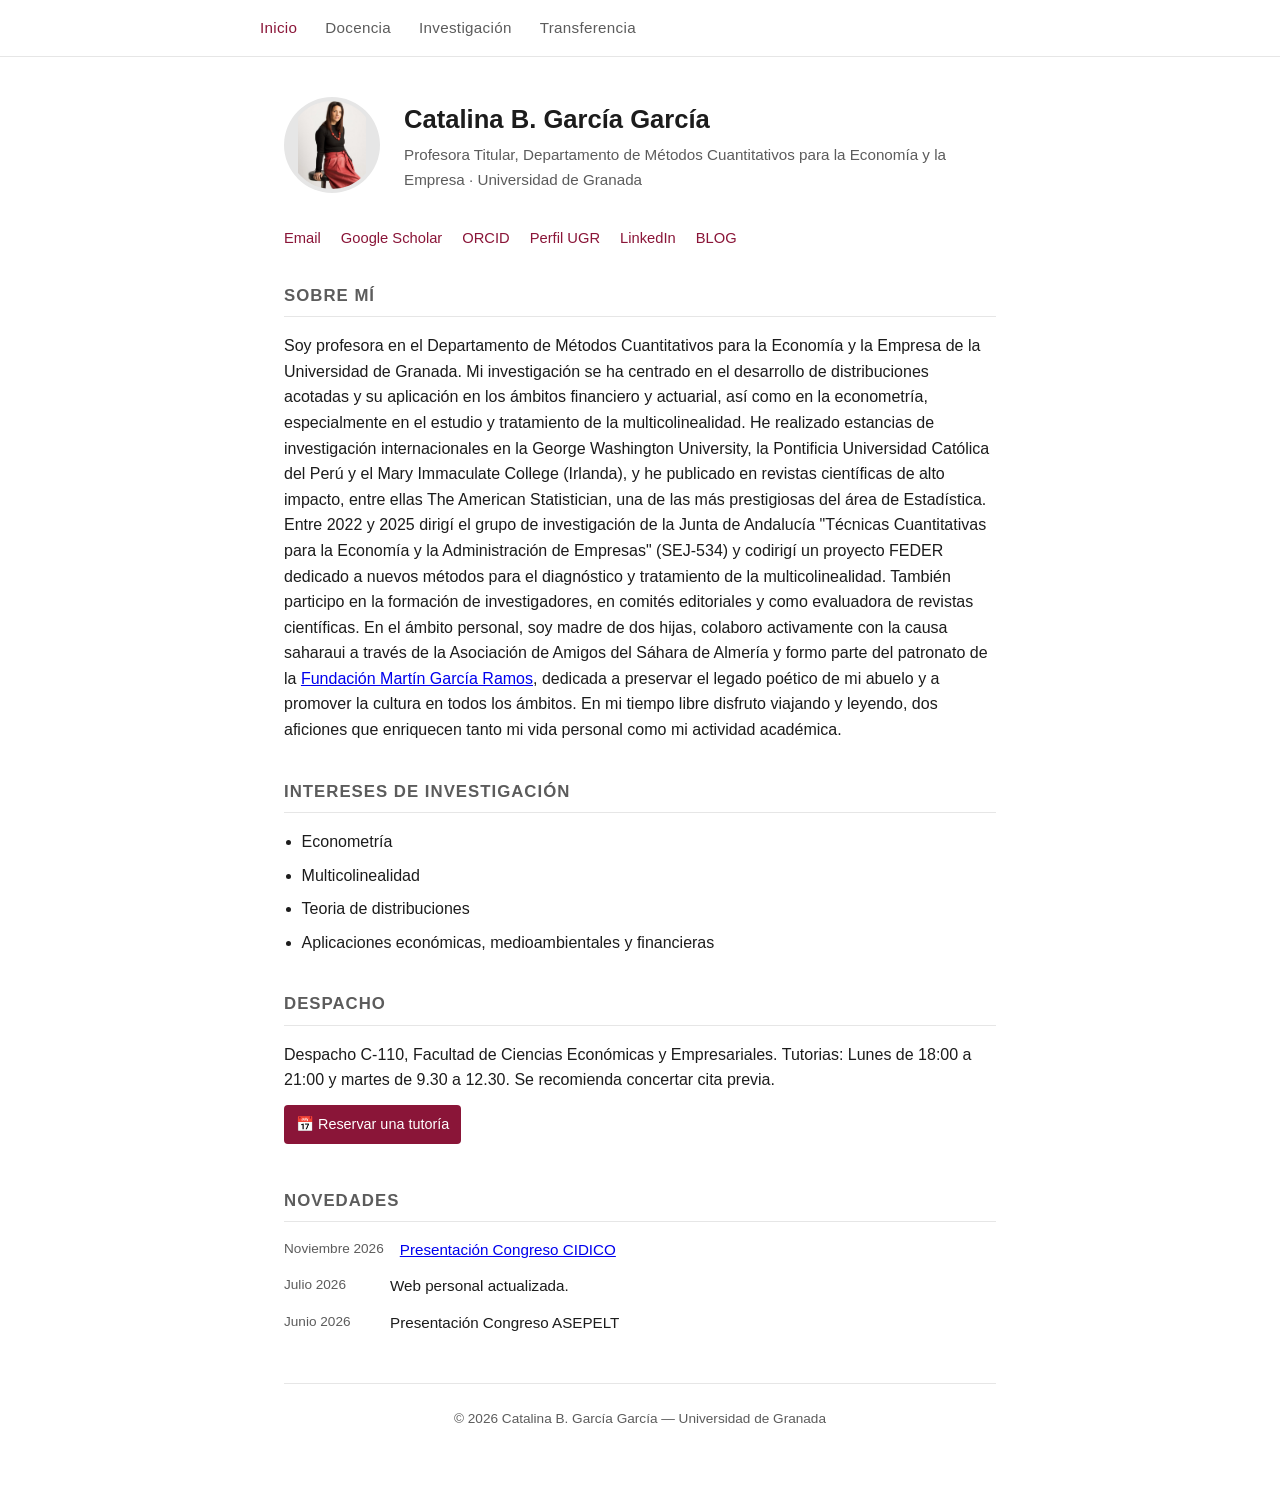
<file: index.html>
<!DOCTYPE html>
<html lang="es">
<head>
<meta charset="UTF-8">
<meta name="viewport" content="width=device-width, initial-scale=1.0">
<title>Catalina B. García García | Universidad de Granada</title>
<link rel="stylesheet" href="style.css">
</head>
<body>

<nav class="site-nav">
  <div class="nav-inner">
    <a href="index.html" class="active">Inicio</a>
    <a href="docencia.html">Docencia</a>
    <a href="investigacion.html">Investigación</a>
    <a href="transferencia.html">Transferencia</a>
      </div>
</nav>

<div class="container">

  <header class="profile">
    <img class="avatar" src="assets/foto.jpeg" alt="Foto de perfil">
    <div>
      <h1>Catalina B. García García</h1>
      <p class="role">Profesora Titular, Departamento de Métodos Cuantitativos para la Economía y la Empresa · Universidad de Granada</p>
    </div>
  </header>

  <ul class="links">
    <li><a href="mailto:cbgarcia@ugr.es">Email</a></li>
    <li><a href="https://scholar.google.com/citations?user=pmrjM3AAAAAJ&hl=es" target="_blank" rel="noopener">Google Scholar</a></li>
    <li><a href="https://orcid.org/0000-0003-1622-3877" target="_blank" rel="noopener">ORCID</a></li>
    <li><a href="https://produccioncientifica.ugr.es/investigadores/353144/detalle" target="_blank" rel="noopener">Perfil UGR</a></li>
    <li><a href="https://www.linkedin.com/in/catalina-garc%C3%ADa-garc%C3%ADa-049aaa35/?isSelfProfile=false" target="_blank" rel="noopener">LinkedIn</a></li>
    <li><a href="https://blogs.ugr.es/cbgarcia/" target="_blank" rel="noopener">BLOG</a></li>
  </ul>

  <section>
    <h2>Sobre mí</h2>
    <p>
      Soy profesora en el Departamento de Métodos Cuantitativos para la Economía y la Empresa de la Universidad de Granada.
      Mi investigación se ha centrado en el desarrollo de distribuciones acotadas y su aplicación en los ámbitos financiero y actuarial, así como en la econometría, especialmente en el estudio y tratamiento de la multicolinealidad. He realizado estancias de investigación internacionales en la George Washington University, la Pontificia Universidad Católica del Perú y el Mary Immaculate College (Irlanda), y he publicado en revistas científicas de alto impacto, entre ellas The American Statistician, una de las más prestigiosas del área de Estadística. Entre 2022 y 2025 dirigí el grupo de investigación de la Junta de Andalucía "Técnicas Cuantitativas para la Economía y la Administración de Empresas" (SEJ-534) y codirigí un proyecto FEDER dedicado a nuevos métodos para el diagnóstico y tratamiento de la multicolinealidad. También participo en la formación de investigadores, en comités editoriales y como evaluadora de revistas científicas. En el ámbito personal, soy madre de dos hijas, colaboro activamente con la causa saharaui a través de la Asociación de Amigos del Sáhara de Almería y formo parte del patronato de la <a href="https://fundacionmartingarciaramos.org/" target="_blank" rel="noopener">Fundación Martín García Ramos</a>, dedicada a preservar el legado poético de mi abuelo y a promover la cultura en todos los ámbitos. En mi tiempo libre disfruto viajando y leyendo, dos aficiones que enriquecen tanto mi vida personal como mi actividad académica.
    </p>
  </section>

  <section>
    <h2>Intereses de investigación</h2>
    <ul class="plain">
      <li>Econometría</li>
      <li>Multicolinealidad</li>
      <li>Teoria de distribuciones</li>
      <li>Aplicaciones económicas, medioambientales y financieras</li>
    </ul>
  </section>

  <section>
    <h2>Despacho</h2>
    <p>
    Despacho C-110, Facultad de Ciencias Económicas y Empresariales.
    Tutorias: Lunes de 18:00 a 21:00 y martes de 9.30 a 12.30. Se recomienda concertar cita previa.
  </p>

  <p>
    <a href="https://calendar.app.google/8RfqVU8kaXwXDfdP8"
       target="_blank"
       rel="noopener noreferrer"
       class="btn">
      📅 Reservar una tutoría
    </a>
  </p>
  </section>

  <section>
    <h2>Novedades</h2>
    <div class="news-item">
      <span class="date">Noviembre 2026</span>
      <a href="https://cidico.es/" target="_blank">Presentación Congreso CIDICO </a>
    </div>
    <div class="news-item">
      <span class="date">Julio 2026</span>
      <span>Web personal actualizada.</span>
    </div>
    <div class="news-item">
      <span class="date">Junio 2026</span>
      <span>Presentación Congreso ASEPELT</span>
    </div>
  </section>

  <footer>
    &copy; 2026 Catalina B. García García — Universidad de Granada
  </footer>

</div>
</body>
</html>
</file>
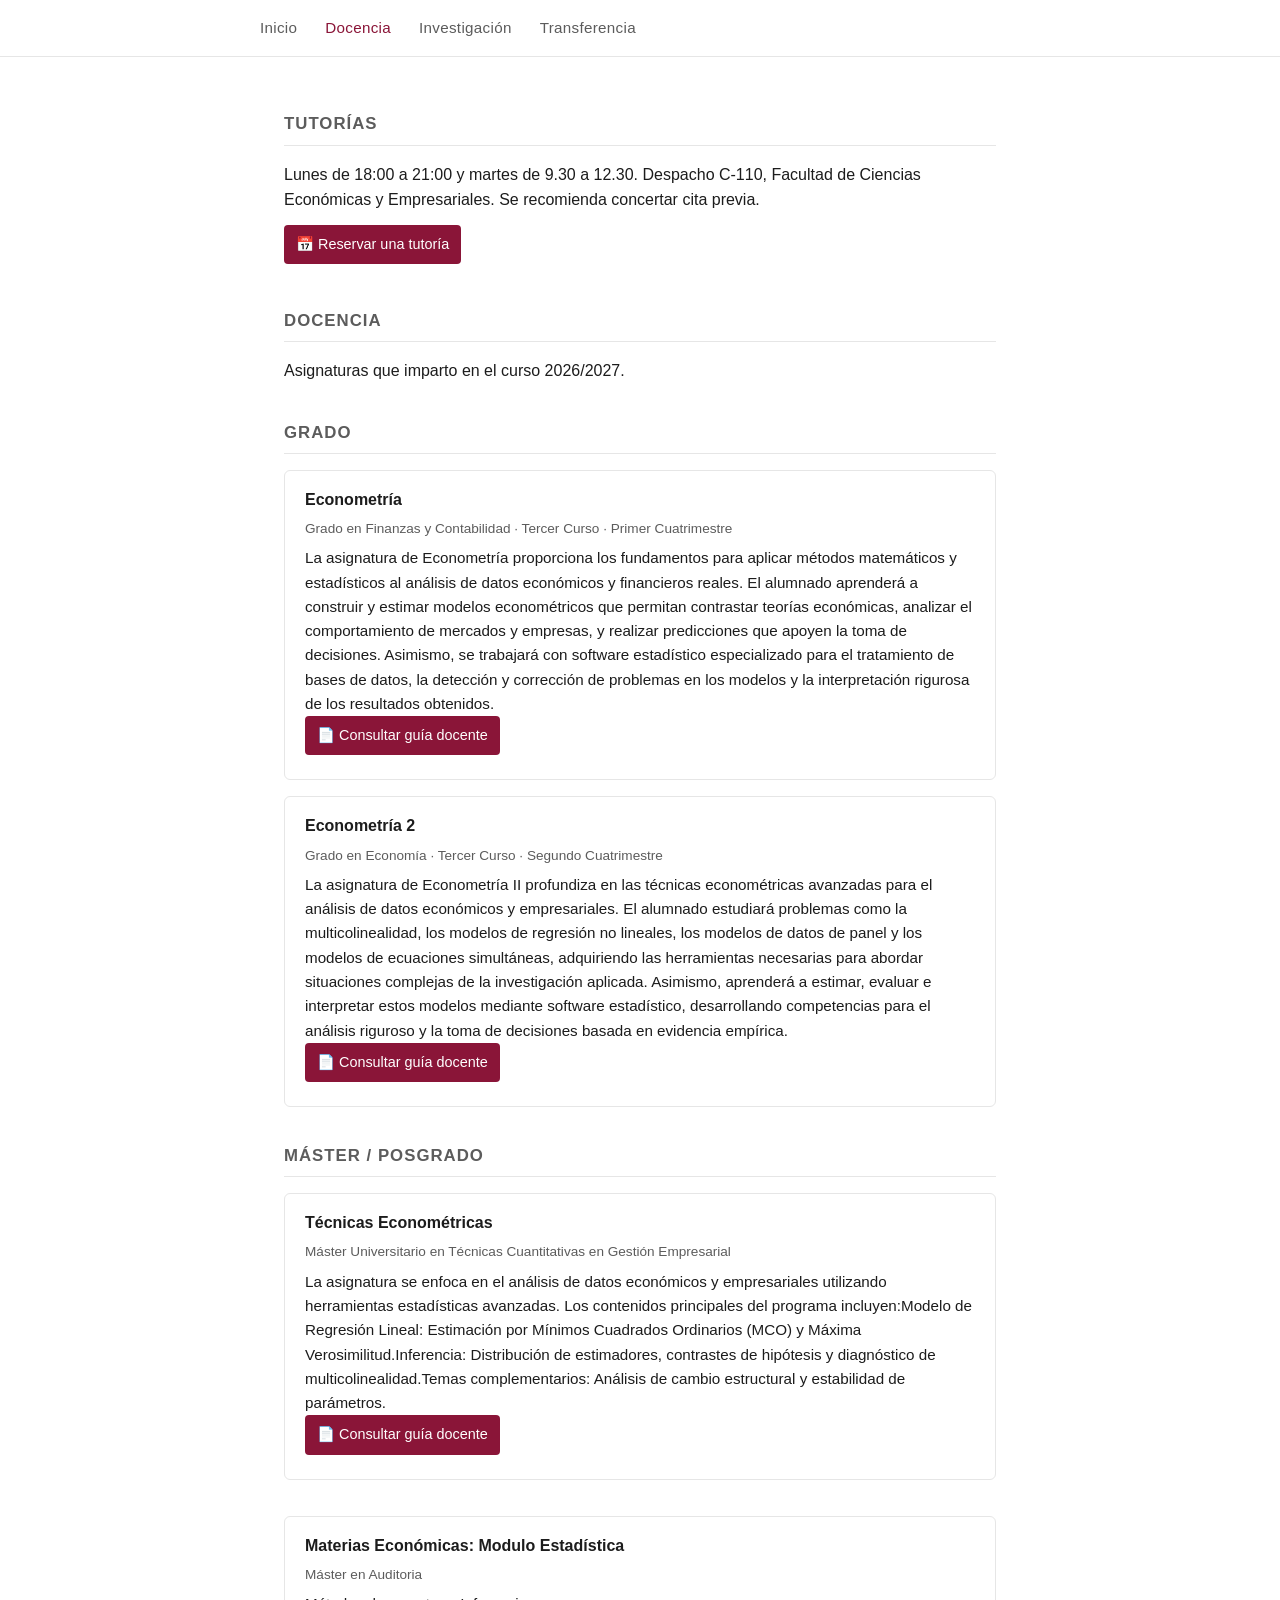
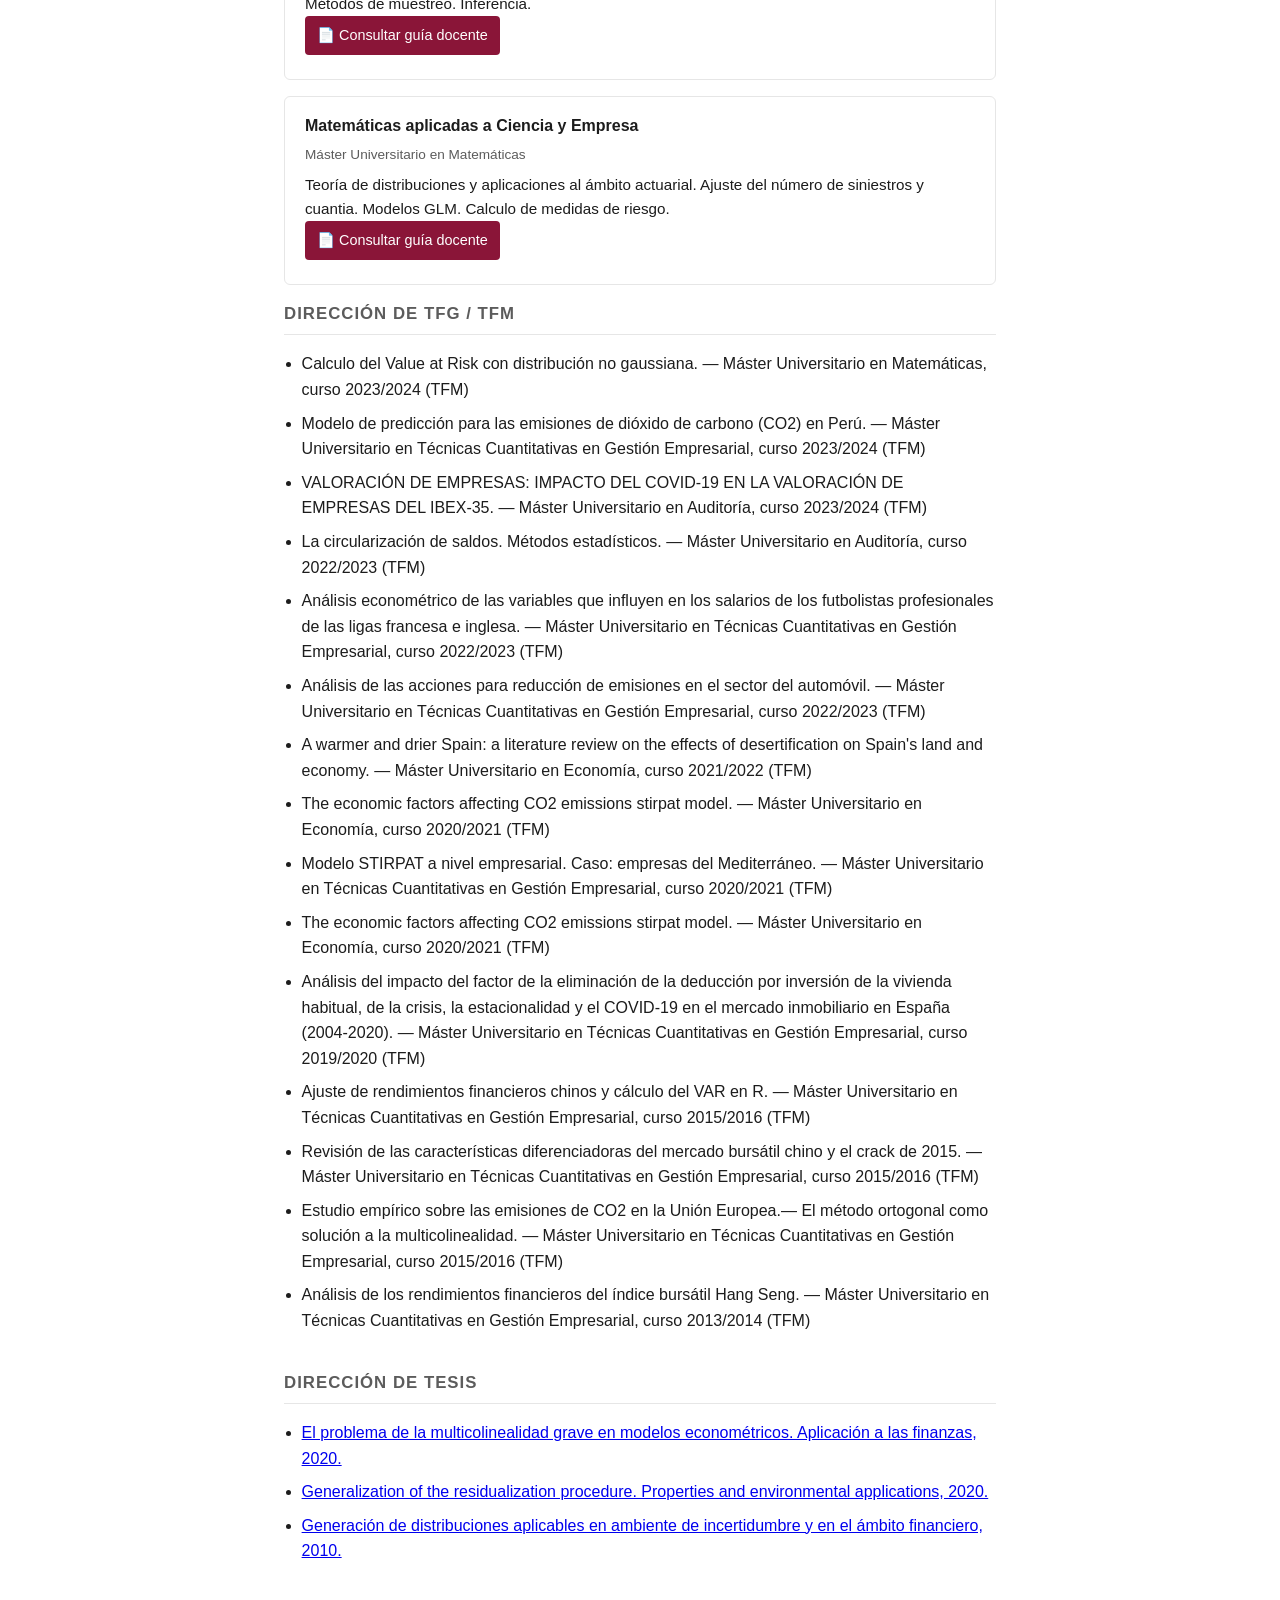
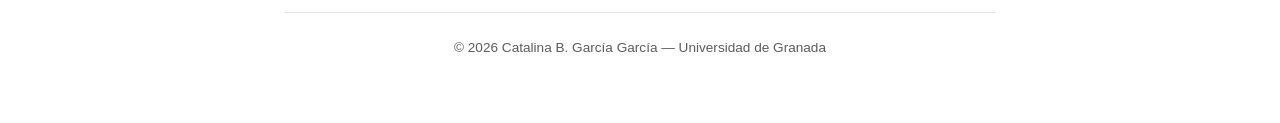
<file: docencia.html>
<!DOCTYPE html>
<html lang="es">
<head>
<meta charset="UTF-8">
<meta name="viewport" content="width=device-width, initial-scale=1.0">
<title>Docencia | Catalina B. García García</title>
<link rel="stylesheet" href="style.css">
</head>
<body>

<nav class="site-nav">
  <div class="nav-inner">
    <a href="index.html">Inicio</a>
    <a href="docencia.html" class="active">Docencia</a>
    <a href="investigacion.html">Investigación</a>
    <a href="transferencia.html">Transferencia</a>
     </div>
</nav>

<div class="container">


  <section>
  <h2>Tutorías</h2>

  <p>
    Lunes de 18:00 a 21:00 y martes de 9.30 a 12.30.
    Despacho C-110, Facultad de Ciencias Económicas y Empresariales.
    Se recomienda concertar cita previa.
  </p>

  <p>
    <a href="https://calendar.app.google/8RfqVU8kaXwXDfdP8"
       target="_blank"
       rel="noopener noreferrer"
       class="btn">
      📅 Reservar una tutoría
    </a>
  </p>
</section>
  
  <section>
    <h2>Docencia</h2>
    <p>Asignaturas que imparto en el curso 2026/2027.</p>
  </section>

  <section>
    <h2>Grado</h2>

    <div class="card">
      <h3>Econometría</h3>
      <div class="meta">Grado en Finanzas y Contabilidad · Tercer Curso · Primer Cuatrimestre</div>
      <p>La asignatura de Econometría proporciona los fundamentos para aplicar métodos matemáticos y estadísticos al análisis de datos económicos y financieros reales. El alumnado aprenderá a construir y estimar modelos econométricos que permitan contrastar teorías económicas, analizar el comportamiento de mercados y empresas, y realizar predicciones que apoyen la toma de decisiones. Asimismo, se trabajará con software estadístico especializado para el tratamiento de bases de datos, la detección y corrección de problemas en los modelos y la interpretación rigurosa de los resultados obtenidos.</p>
      <p>
    <a href="https://www.ugr.es/estudiantes/grados/grado-economia/econometria-i/guia-docente" target="_blank" rel="noopener noreferrer" class="btn">
      📄 Consultar guía docente
    </a>
  </p>
    </div>

    <div class="card">
      <h3>Econometría 2</h3>
      <div class="meta">Grado en Economía  · Tercer Curso · Segundo Cuatrimestre</div>
      <p>La asignatura de Econometría II profundiza en las técnicas econométricas avanzadas para el análisis de datos económicos y empresariales. El alumnado estudiará problemas como la multicolinealidad, los modelos de regresión no lineales, los modelos de datos de panel y los modelos de ecuaciones simultáneas, adquiriendo las herramientas necesarias para abordar situaciones complejas de la investigación aplicada. Asimismo, aprenderá a estimar, evaluar e interpretar estos modelos mediante software estadístico, desarrollando competencias para el análisis riguroso y la toma de decisiones basada en evidencia empírica.</p>
      <p>
    <a href="https://www.ugr.es/estudiantes/grados/grado-economia/econometria-ii" target="_blank" rel="noopener noreferrer" class="btn">
      📄 Consultar guía docente
    </a>
  </p>
    </div>
  </section>

  <section>
    <h2>Máster / Posgrado</h2>

    <div class="card">
      <h3>Técnicas Econométricas</h3>
      <div class="meta">Máster Universitario en Técnicas Cuantitativas en Gestión Empresarial</div>
      <p>La asignatura se enfoca en el análisis de datos económicos y empresariales utilizando herramientas estadísticas avanzadas. Los contenidos principales del programa incluyen:Modelo de Regresión Lineal: Estimación por Mínimos Cuadrados Ordinarios (MCO) y Máxima Verosimilitud.Inferencia: Distribución de estimadores, contrastes de hipótesis y diagnóstico de multicolinealidad.Temas complementarios: Análisis de cambio estructural y estabilidad de parámetros.</p>
      <p>
    <a href="https://masteres.ugr.es/informacion/titulaciones/master-universitario-tecnicas-cuantitativas-gestion-empresarial/guia-docente/MA4/56/2/3" target="_blank" rel="noopener noreferrer" class="btn">
      📄 Consultar guía docente
    </a>
  </p>
  </div>
  </section>

  <div class="card">
      <h3>Materias Económicas: Modulo Estadística</h3>
      <div class="meta">Máster en Auditoria</div>
      <p>Métodos de muestreo. Inferencia.</p>
    <p>
    <a href="https://internacionalyespana.ugr.es/docencia/posgrados/master-universitario-auditoria/guia-docente/M99/56/5/14" target="_blank" rel="noopener noreferrer" class="btn">
      📄 Consultar guía docente
    </a>
  </p>
    </div>
  </section>

  <div class="card">
      <h3>Matemáticas aplicadas a Ciencia y Empresa </h3>
      <div class="meta">Máster Universitario en Matemáticas</div>
      <p>Teoría de distribuciones y aplicaciones al ámbito actuarial. Ajuste del número de siniestros y cuantia. Modelos GLM. Calculo de medidas de riesgo. </p>
     <p>
    <a href="https://didacticamatematica.ugr.es/docencia/posgrados/master-universitario-matematicas/guia-docente/M37/56/1/17" target="_blank" rel="noopener noreferrer" class="btn">
      📄 Consultar guía docente
    </a>
  </p>
    </div>
  </section>


  
  <section>
    <h2>Dirección de TFG / TFM </h2>
    <ul class="plain">
      <li>Calculo del Value at Risk con distribución no gaussiana. — Máster Universitario en Matemáticas, curso 2023/2024 (TFM)</li>
      <li>Modelo de predicción para las emisiones de dióxido de carbono (CO2) en Perú. — Máster Universitario en Técnicas Cuantitativas en Gestión Empresarial, curso 2023/2024 (TFM)</li>
      <li>VALORACIÓN DE EMPRESAS: IMPACTO DEL COVID-19 EN LA VALORACIÓN DE EMPRESAS DEL IBEX-35. — Máster Universitario en Auditoría, curso 2023/2024 (TFM)</li>
      <li>La circularización de saldos. Métodos estadísticos. — Máster Universitario en Auditoría, curso 2022/2023 (TFM)</li>
      <li>Análisis econométrico de las variables que influyen en los salarios de los futbolistas profesionales de las ligas francesa e inglesa. — Máster Universitario en Técnicas Cuantitativas en Gestión Empresarial, curso 2022/2023 (TFM)</li>
      <li>Análisis de las acciones para reducción de emisiones en el sector del automóvil. — Máster Universitario en Técnicas Cuantitativas en Gestión Empresarial, curso 2022/2023 (TFM)</li>
      <li>A warmer and drier Spain: a literature review on the effects of desertification on Spain's land and economy. — Máster Universitario en Economía, curso 2021/2022 (TFM)</li>
      <li>The economic factors affecting CO2 emissions stirpat model. — Máster Universitario en Economía, curso 2020/2021 (TFM)</li>
      <li>Modelo STIRPAT a nivel empresarial. Caso: empresas del Mediterráneo. — Máster Universitario en Técnicas Cuantitativas en Gestión Empresarial, curso 2020/2021 (TFM)</li>
      <li>The economic factors affecting CO2 emissions stirpat model. — Máster Universitario en Economía, curso 2020/2021 (TFM)</li>
      <li>Análisis del impacto del factor de la eliminación de la deducción por inversión de la vivienda habitual, de la crisis, la estacionalidad y el COVID-19 en el mercado inmobiliario en España (2004-2020). — Máster Universitario en Técnicas Cuantitativas en Gestión Empresarial, curso 2019/2020 (TFM)</li>
      <li>Ajuste de rendimientos financieros chinos y cálculo del VAR en R. — Máster Universitario en Técnicas Cuantitativas en Gestión Empresarial, curso 2015/2016 (TFM)</li>
      <li>Revisión de las características diferenciadoras del mercado bursátil chino y el crack de 2015. — Máster Universitario en Técnicas Cuantitativas en Gestión Empresarial, curso 2015/2016 (TFM)</li>
      <li>Estudio empírico sobre las emisiones de CO2 en la Unión Europea.— El método ortogonal como solución a la multicolinealidad. — Máster Universitario en Técnicas Cuantitativas en Gestión Empresarial, curso 2015/2016 (TFM)</li>
      <li>Análisis de los rendimientos financieros del índice bursátil Hang Seng. — Máster Universitario en Técnicas Cuantitativas en Gestión Empresarial, curso 2013/2014 (TFM)</li>
      
    </ul>
  </section>

  <section>
  <h2>Dirección de Tesis</h2>
  <ul class="plain">
    <li>
      <a href="https://produccioncientifica.ugr.es/documentos/6157df6af5325777a8b798f4"
         target="_blank"
         rel="noopener noreferrer">
        El problema de la multicolinealidad grave en modelos econométricos. Aplicación a las finanzas, 2020.
      </a>
    </li>

    <li>
      <a href="https://produccioncientifica.ucm.es/documentos/6157df6af5325777a8b798c7"
         target="_blank"
         rel="noopener noreferrer">
        Generalization of the residualization procedure. Properties and environmental applications, 2020.
      </a>
    </li>

    <li>
      <a href="https://produccioncientifica.ugr.es/documentos/5e4fc31a29995245c6b247cd"
         target="_blank"
         rel="noopener noreferrer">
        Generación de distribuciones aplicables en ambiente de incertidumbre y en el ámbito financiero, 2010.
      </a>
    </li>
  </ul>
</section>



  <footer>
    &copy; 2026 Catalina B. García García — Universidad de Granada
  </footer>

</div>
</body>
</html>
</file>
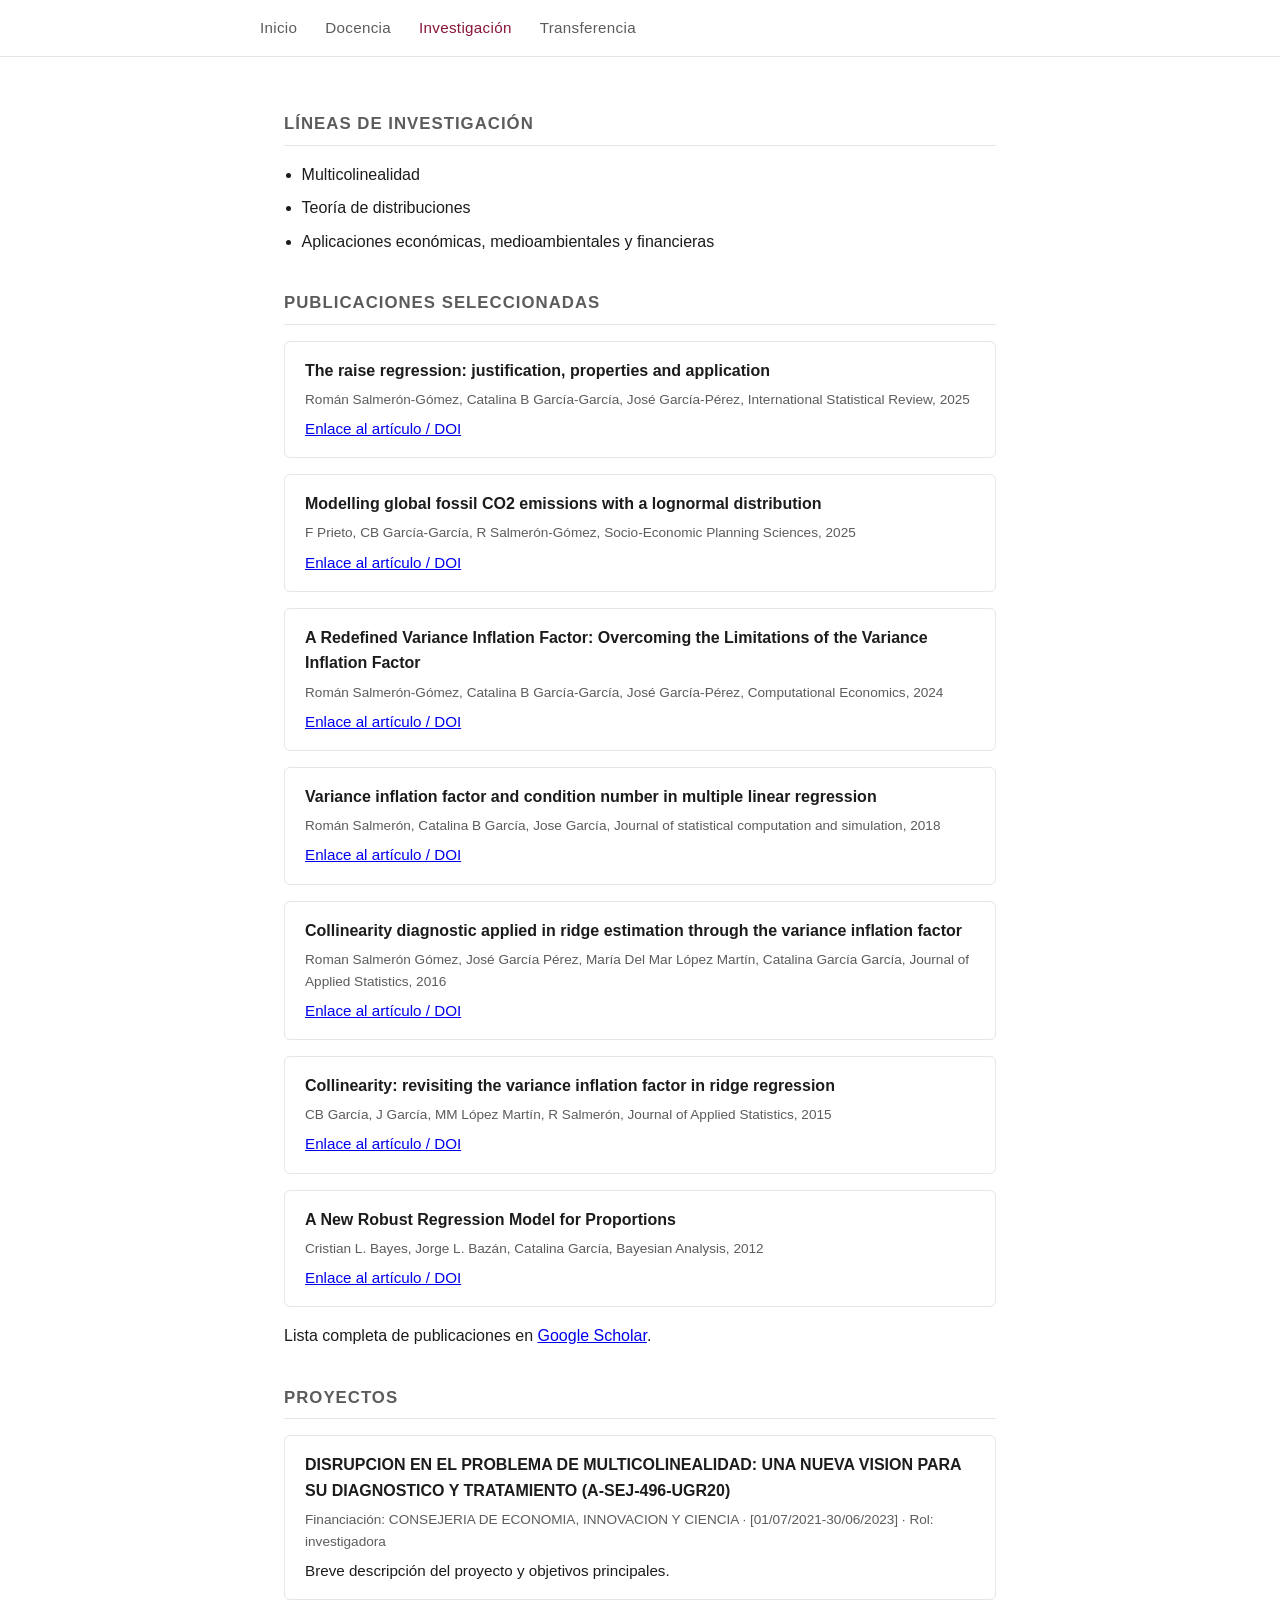
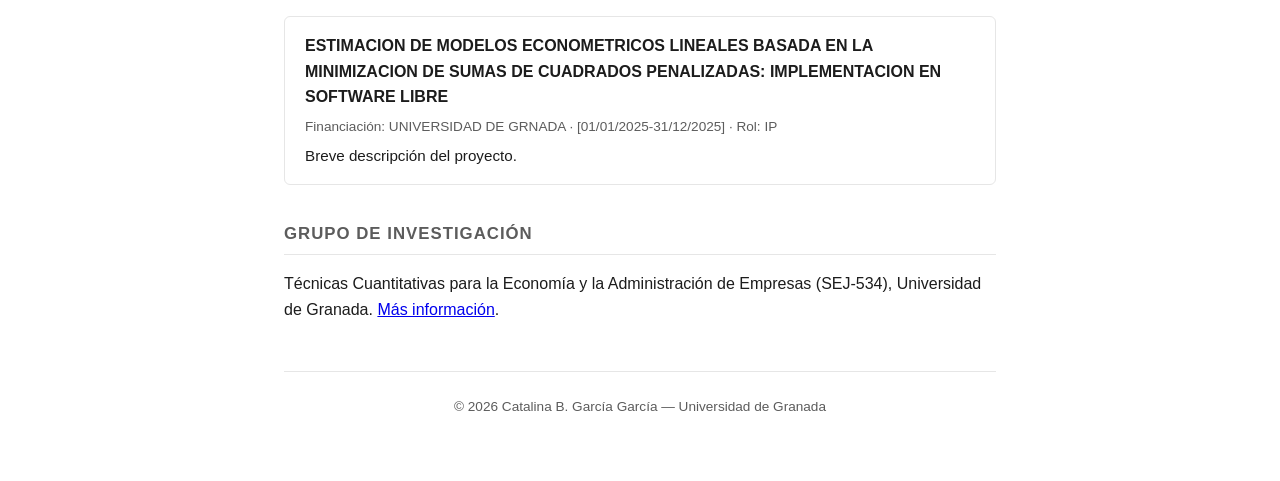
<file: investigacion.html>
<!DOCTYPE html>
<html lang="es">
<head>
<meta charset="UTF-8">
<meta name="viewport" content="width=device-width, initial-scale=1.0">
<title>Investigación | Catalina B. García García</title>
<link rel="stylesheet" href="style.css">
</head>
<body>

<nav class="site-nav">
  <div class="nav-inner">
    <a href="index.html">Inicio</a>
    <a href="docencia.html">Docencia</a>
    <a href="investigacion.html" class="active">Investigación</a>
    <a href="transferencia.html">Transferencia</a>
  </div>
</nav>

<div class="container">

  <section>
    <h2>Líneas de investigación</h2>
    <ul class="plain">
      <li>Multicolinealidad</li>
      <li>Teoría de distribuciones</li>
      <li>Aplicaciones económicas, medioambientales y financieras</li>
    </ul>
  </section>

    <section>
    <h2>Publicaciones seleccionadas</h2>

     <div class="card">
      <h3>The raise regression: justification, properties and application</h3>
      <div class="meta">Román Salmerón‐Gómez, Catalina B García‐García, José García‐Pérez, International Statistical Review, 2025</div>
      <p><a href="https://doi.org/10.1111/insr.12575">Enlace al artículo / DOI</a></p>
    </div>

    <div class="card">
      <h3>Modelling global fossil CO2 emissions with a lognormal distribution</h3>
      <div class="meta">F Prieto, CB García-García, R Salmerón-Gómez, Socio-Economic Planning Sciences, 2025</div>
      <p><a href="https://doi.org/10.1016/j.seps.2024.102104">Enlace al artículo / DOI</a></p>
    </div>

    <div class="card">
      <h3>A Redefined Variance Inflation Factor: Overcoming the Limitations of the Variance Inflation Factor</h3>
      <div class="meta">Román Salmerón-Gómez, Catalina B García-García, José García-Pérez, Computational Economics, 2024</div>
      <p><a href="https://link.springer.com/article/10.1007/s10614-024-10575-8">Enlace al artículo / DOI</a></p>
    </div>
    
    <div class="card">
      <h3>Variance inflation factor and condition number in multiple linear regression</h3>
      <div class="meta">Román Salmerón, Catalina B García, Jose García, Journal of statistical computation and simulation, 2018</div>
      <p><a href="https://www.tandfonline.com/doi/full/10.1080/00949655.2018.1463376">Enlace al artículo / DOI</a></p>
    </div>

    <div class="card">
      <h3>Collinearity diagnostic applied in ridge estimation through the variance inflation factor</h3>
      <div class="meta">Roman Salmerón Gómez, José García Pérez, María Del Mar López Martín, Catalina García García, Journal of Applied Statistics, 2016</div>
      <p><a href="https://www.tandfonline.com/doi/full/10.1080/02664763.2015.1120712">Enlace al artículo / DOI</a></p>
    </div>
    
    <div class="card">
      <h3>Collinearity: revisiting the variance inflation factor in ridge regression</h3>
      <div class="meta">CB García, J García, MM López Martín, R Salmerón, Journal of Applied Statistics, 2015</div>
      <p><a href="https://www.tandfonline.com/doi/full/10.1080/02664763.2014.980789">Enlace al artículo / DOI</a></p>
    </div>

    <div class="card">
      <h3>A New Robust Regression Model for Proportions</h3>
      <div class="meta">Cristian L. Bayes, Jorge L. Bazán, Catalina García, Bayesian Analysis, 2012</div>
      <p><a href="https://doi.org/10.1214/12-BA728">Enlace al artículo / DOI</a></p>
    </div>



    <p>Lista completa de publicaciones en <a href="https://scholar.google.com/citations?user=pmrjM3AAAAAJ&hl=es" target="_blank" rel="noopener">Google Scholar</a>.</p>
  </section>

  <section>
    <h2>Proyectos</h2>

    <div class="card">
      <h3>DISRUPCION EN EL PROBLEMA DE MULTICOLINEALIDAD: UNA NUEVA VISION
PARA SU DIAGNOSTICO Y TRATAMIENTO (A-SEJ-496-UGR20)</h3>
      <div class="meta">Financiación: CONSEJERIA DE ECONOMIA, INNOVACION Y CIENCIA · [01/07/2021-30/06/2023] · Rol: investigadora</div>
      <p>Breve descripción del proyecto y objetivos principales.</p>
    </div>

    <div class="card">
      <h3>ESTIMACION DE MODELOS ECONOMETRICOS LINEALES BASADA EN LA MINIMIZACION DE SUMAS DE CUADRADOS PENALIZADAS: IMPLEMENTACION EN SOFTWARE LIBRE</h3>
      <div class="meta">Financiación: UNIVERSIDAD DE GRNADA · [01/01/2025-31/12/2025] · Rol: IP</div>
      <p>Breve descripción del proyecto.</p>
    </div>
  </section>

  <section>
    <h2>Grupo de investigación</h2>
    <p>Técnicas Cuantitativas para la Economía y la Administración de Empresas (SEJ-534), Universidad de Granada. <a href="https://sej534.ugr.es/informacion/presentacion" target="_blank" rel="noopener">Más información</a>.</p>
  </section>

  <footer>
    &copy; 2026 Catalina B. García García — Universidad de Granada
  </footer>

</div>
</body>
</html>
</file>
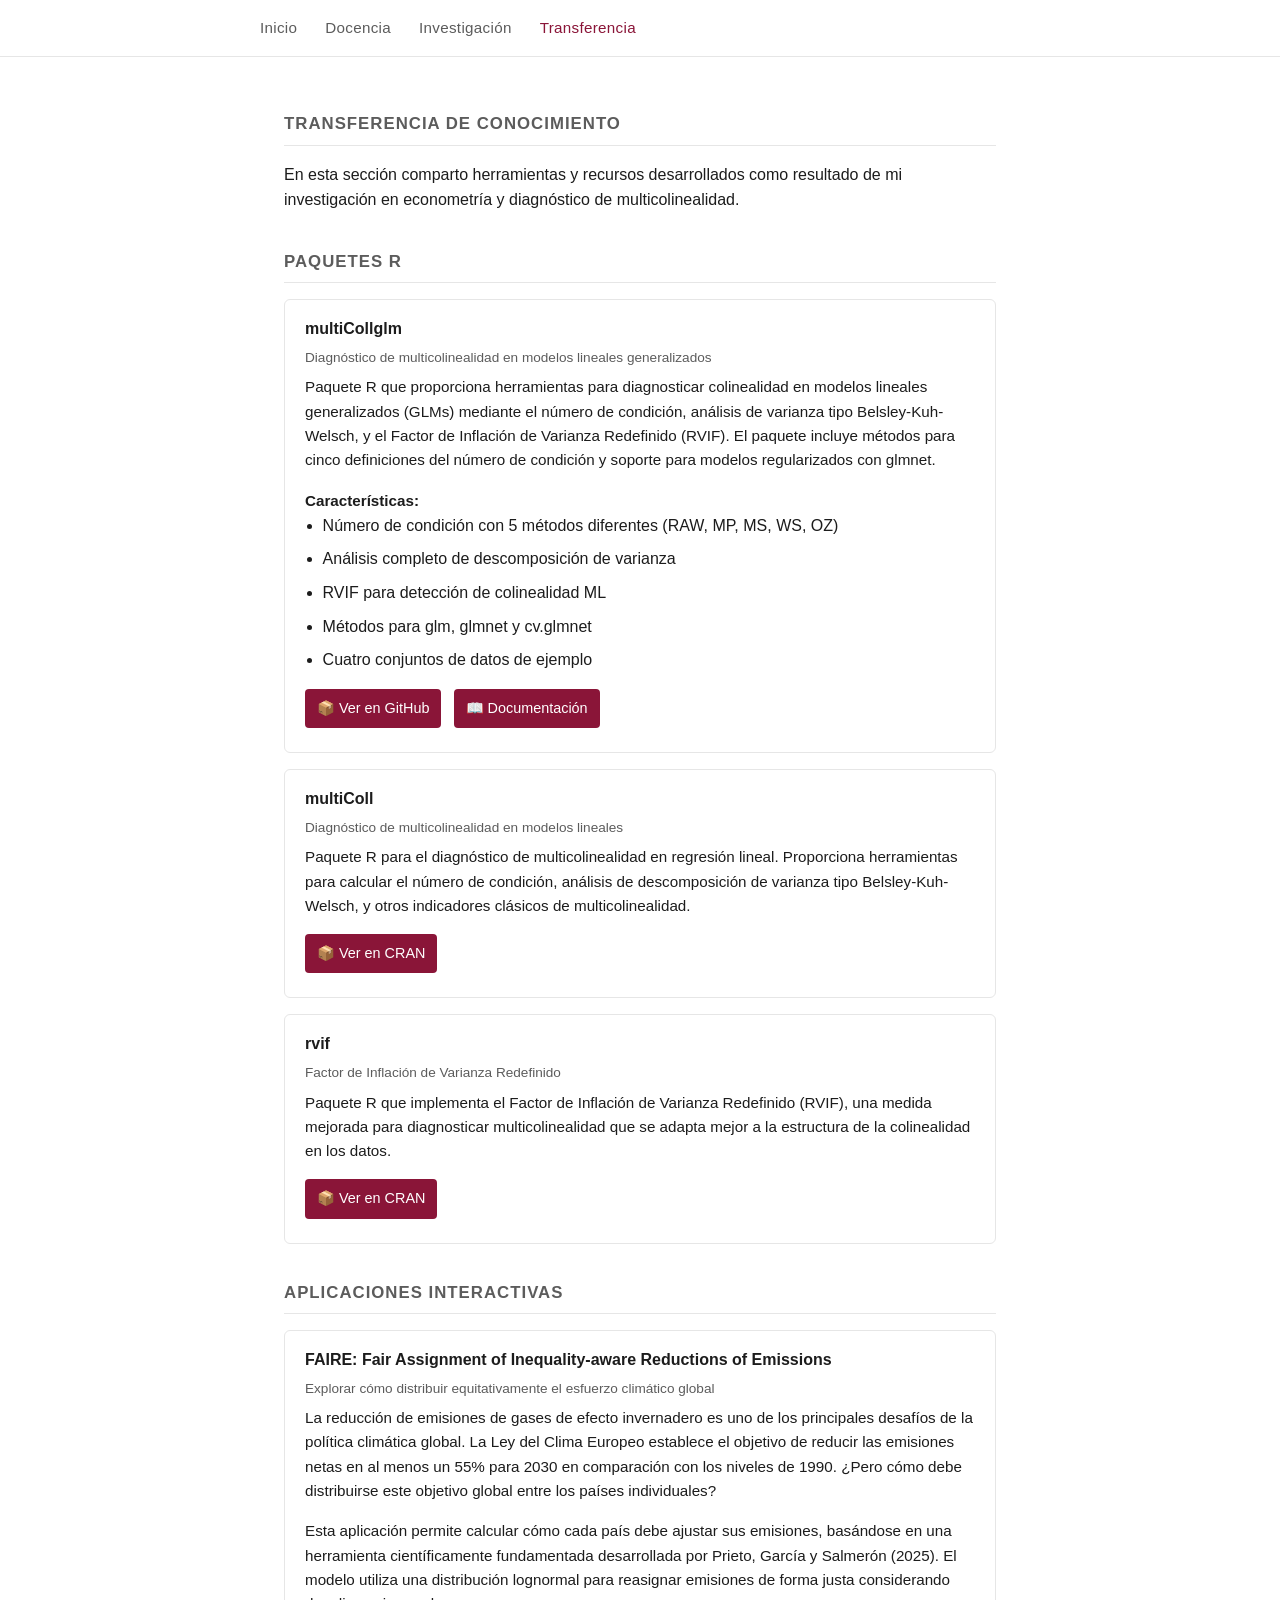
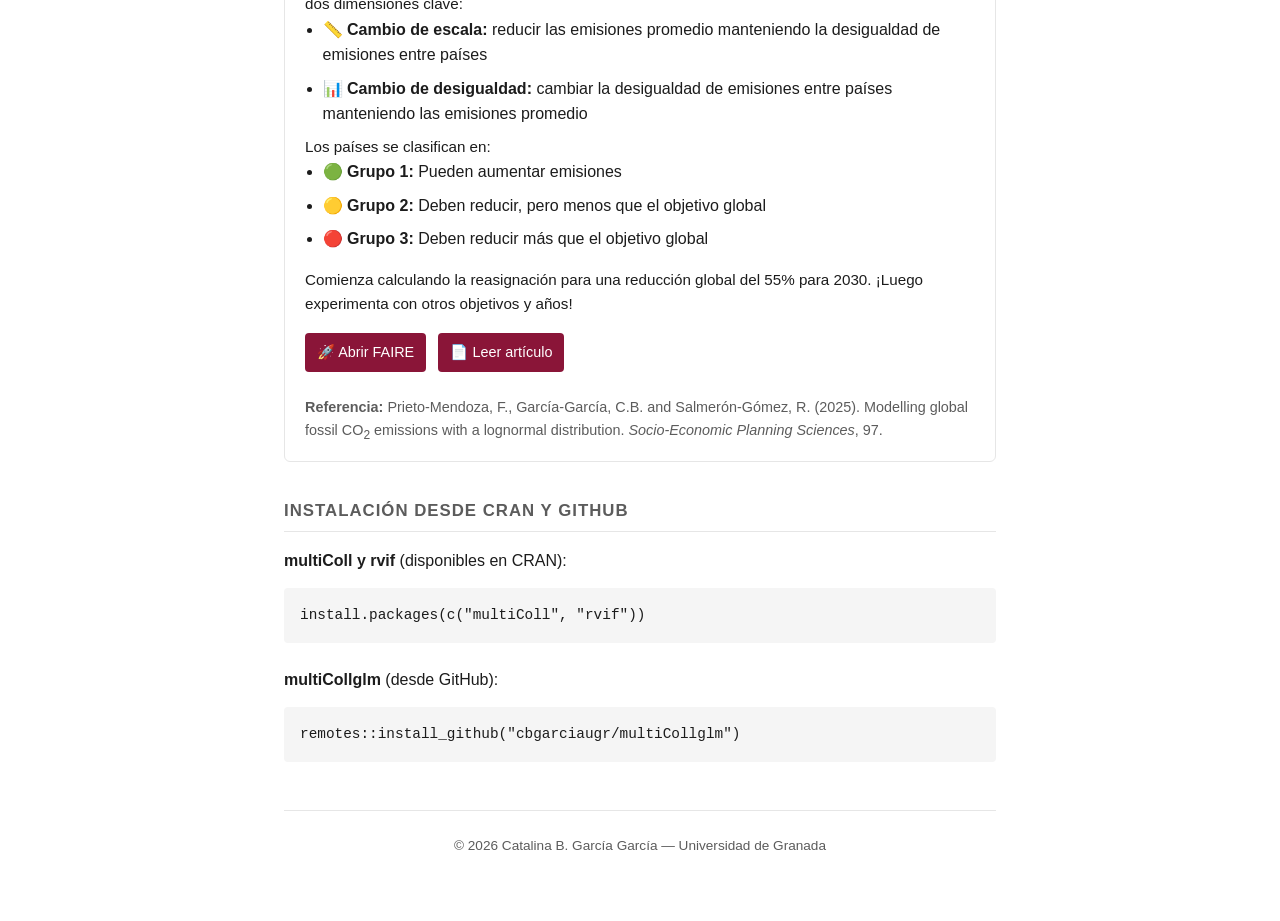
<file: transferencia.html>
<!DOCTYPE html>
<html lang="es">
<head>
<meta charset="UTF-8">
<meta name="viewport" content="width=device-width, initial-scale=1.0">
<title>Transferencia | Catalina B. García García</title>
<link rel="stylesheet" href="style.css">
</head>
<body>

<nav class="site-nav">
  <div class="nav-inner">
    <a href="index.html">Inicio</a>
    <a href="docencia.html">Docencia</a>
    <a href="investigacion.html">Investigación</a>
    <a href="transferencia.html" class="active">Transferencia</a>
  </div>
</nav>

<div class="container">

  <section>
    <h2>Transferencia de Conocimiento</h2>
    <p>
      En esta sección comparto herramientas y recursos desarrollados como resultado de mi investigación en econometría y diagnóstico de multicolinealidad.
    </p>
  </section>

  <section>
    <h2>Paquetes R</h2>
    
    <div class="card">
      <h3>multiCollglm</h3>
      <p class="meta">Diagnóstico de multicolinealidad en modelos lineales generalizados</p>
      <p>
        Paquete R que proporciona herramientas para diagnosticar colinealidad en modelos lineales generalizados (GLMs) 
        mediante el número de condición, análisis de varianza tipo Belsley-Kuh-Welsch, y el Factor de Inflación de 
        Varianza Redefinido (RVIF). El paquete incluye métodos para cinco definiciones del número de condición y 
        soporte para modelos regularizados con glmnet.
      </p>
      <p style="margin-top: 1rem;">
        <strong>Características:</strong>
      </p>
      <ul class="plain">
        <li>Número de condición con 5 métodos diferentes (RAW, MP, MS, WS, OZ)</li>
        <li>Análisis completo de descomposición de varianza</li>
        <li>RVIF para detección de colinealidad ML</li>
        <li>Métodos para glm, glmnet y cv.glmnet</li>
        <li>Cuatro conjuntos de datos de ejemplo</li>
      </ul>
      <p style="margin-top: 1rem;">
        <a href="https://github.com/cbgarciaugr/multiCollglm" target="_blank" rel="noopener" class="btn">
          📦 Ver en GitHub
        </a>
        <a href="https://cbgarciaugr.github.io/multiCollglm/" target="_blank" rel="noopener" class="btn">
          📖 Documentación
        </a>
      </p>
    </div>

    <div class="card">
      <h3>multiColl</h3>
      <p class="meta">Diagnóstico de multicolinealidad en modelos lineales</p>
      <p>
        Paquete R para el diagnóstico de multicolinealidad en regresión lineal. Proporciona herramientas para 
        calcular el número de condición, análisis de descomposición de varianza tipo Belsley-Kuh-Welsch, 
        y otros indicadores clásicos de multicolinealidad.
      </p>
      <p style="margin-top: 1rem;">
        <a href="https://cran.r-project.org/package=multiColl" target="_blank" rel="noopener" class="btn">
          📦 Ver en CRAN
        </a>
      </p>
    </div>

    <div class="card">
      <h3>rvif</h3>
      <p class="meta">Factor de Inflación de Varianza Redefinido</p>
      <p>
        Paquete R que implementa el Factor de Inflación de Varianza Redefinido (RVIF), una medida mejorada 
        para diagnosticar multicolinealidad que se adapta mejor a la estructura de la colinealidad en los datos.
      </p>
      <p style="margin-top: 1rem;">
        <a href="https://cran.r-project.org/package=rvif" target="_blank" rel="noopener" class="btn">
          📦 Ver en CRAN
        </a>
      </p>
    </div>

  </section>

  <section>
    <h2>Aplicaciones Interactivas</h2>

    <div class="card">
      <h3>FAIRE: Fair Assignment of Inequality-aware Reductions of Emissions</h3>
      <p class="meta">Explorar cómo distribuir equitativamente el esfuerzo climático global</p>
      <p>
        La reducción de emisiones de gases de efecto invernadero es uno de los principales desafíos de la política 
        climática global. La Ley del Clima Europeo establece el objetivo de reducir las emisiones netas en al menos 
        un 55% para 2030 en comparación con los niveles de 1990. ¿Pero cómo debe distribuirse este objetivo global 
        entre los países individuales?
      </p>
      <p style="margin-top: 1rem;">
        Esta aplicación permite calcular cómo cada país debe ajustar sus emisiones, basándose en una herramienta 
        científicamente fundamentada desarrollada por Prieto, García y Salmerón (2025). El modelo utiliza una 
        distribución lognormal para reasignar emisiones de forma justa considerando dos dimensiones clave:
      </p>
      <ul class="plain">
        <li><strong>📏 Cambio de escala:</strong> reducir las emisiones promedio manteniendo la desigualdad de emisiones entre países</li>
        <li><strong>📊 Cambio de desigualdad:</strong> cambiar la desigualdad de emisiones entre países manteniendo las emisiones promedio</li>
      </ul>
      <p>
        Los países se clasifican en:
      </p>
      <ul class="plain">
        <li><strong>🟢 Grupo 1:</strong> Pueden aumentar emisiones</li>
        <li><strong>🟡 Grupo 2:</strong> Deben reducir, pero menos que el objetivo global</li>
        <li><strong>🔴 Grupo 3:</strong> Deben reducir más que el objetivo global</li>
      </ul>
      <p style="margin-top: 1rem;">
        Comienza calculando la reasignación para una reducción global del 55% para 2030. ¡Luego experimenta con otros objetivos y años!
      </p>
      <p style="margin-top: 1rem;">
        <a href="https://catalinabgarciagarcia.shinyapps.io/app_paper/" target="_blank" rel="noopener" class="btn">
          🚀 Abrir FAIRE
        </a>
        <a href="https://doi.org/10.1016/j.seps.2024.101714" target="_blank" rel="noopener" class="btn">
          📄 Leer artículo
        </a>
      </p>
      <p style="margin-top: 1rem; font-size: 0.9rem; color: #5c5c5c;">
        <strong>Referencia:</strong> Prieto-Mendoza, F., García-García, C.B. and Salmerón-Gómez, R. (2025). 
        Modelling global fossil CO<sub>2</sub> emissions with a lognormal distribution. 
        <em>Socio-Economic Planning Sciences</em>, 97.
      </p>
    </div>

  </section>

  <section>
    <h2>Instalación desde CRAN y GitHub</h2>
    <p><strong>multiColl y rvif</strong> (disponibles en CRAN):</p>
    <pre style="background: #f5f5f5; padding: 1rem; border-radius: 4px; overflow-x: auto;">install.packages(c("multiColl", "rvif"))</pre>
    <p style="margin-top: 1.5rem;"><strong>multiCollglm</strong> (desde GitHub):</p>
    <pre style="background: #f5f5f5; padding: 1rem; border-radius: 4px; overflow-x: auto;">remotes::install_github("cbgarciaugr/multiCollglm")</pre>
  </section>

  <footer>
    &copy; 2026 Catalina B. García García — Universidad de Granada
  </footer>

</div>
</body>
</html>
</file>
<file: style.css>
:root {
  --text: #1c1c1c;
  --muted: #5c5c5c;
  --bg: #ffffff;
  --accent: #8a1538; /* granate, guiño a la UGR */
  --border: #e6e6e6;
  --max-width: 760px;
}

* {
  box-sizing: border-box;
}

body {
  margin: 0;
  padding: 0;
  font-family: -apple-system, BlinkMacSystemFont, "Segoe UI", Helvetica, Arial, sans-serif;
  color: var(--text);
  background: var(--bg);
  line-height: 1.6;
}

.container {
  max-width: var(--max-width);
  margin: 0 auto;
  padding: 2.5rem 1.5rem 4rem;
}

/* Navegación */
nav.site-nav {
  border-bottom: 1px solid var(--border);
  padding: 1rem 1.5rem;
}

nav.site-nav .nav-inner {
  max-width: var(--max-width);
  margin: 0 auto;
  display: flex;
  gap: 1.75rem;
  flex-wrap: wrap;
}

nav.site-nav a {
  color: var(--muted);
  text-decoration: none;
  font-size: 0.95rem;
  letter-spacing: 0.02em;
}

nav.site-nav a:hover,
nav.site-nav a.active {
  color: var(--accent);
}

/* Cabecera / perfil */
header.profile {
  display: flex;
  align-items: center;
  gap: 1.5rem;
  margin-bottom: 2rem;
}

header.profile img.avatar {
  width: 96px;
  height: 96px;
  border-radius: 50%;
  object-fit: contain;
  padding: 4px;
  background: var(--border);
  flex-shrink: 0;
}

header.profile h1 {
  margin: 0 0 0.25rem;
  font-size: 1.6rem;
}

header.profile p.role {
  margin: 0;
  color: var(--muted);
  font-size: 0.95rem;
}

/* Enlaces de contacto */
ul.links {
  list-style: none;
  padding: 0;
  margin: 1.25rem 0 2rem;
  display: flex;
  flex-wrap: wrap;
  gap: 0.5rem 1.25rem;
}

ul.links li a {
  color: var(--accent);
  text-decoration: none;
  font-size: 0.92rem;
  border-bottom: 1px solid transparent;
}

ul.links li a:hover {
  border-bottom-color: var(--accent);
}

/* Secciones */
section {
  margin-bottom: 2.25rem;
}

section h2 {
  font-size: 1.05rem;
  text-transform: uppercase;
  letter-spacing: 0.06em;
  color: var(--muted);
  border-bottom: 1px solid var(--border);
  padding-bottom: 0.4rem;
  margin-bottom: 1rem;
}

section p {
  margin: 0 0 0.75rem;
}

ul.plain {
  padding-left: 1.1rem;
  margin: 0;
}

ul.plain li {
  margin-bottom: 0.5rem;
}

/* Tarjetas simples (asignaturas, proyectos, publicaciones) */
.card {
  border: 1px solid var(--border);
  border-radius: 6px;
  padding: 1rem 1.25rem;
  margin-bottom: 1rem;
}

.card h3 {
  margin: 0 0 0.35rem;
  font-size: 1rem;
}

.card .meta {
  color: var(--muted);
  font-size: 0.85rem;
  margin-bottom: 0.4rem;
}

.card p {
  margin: 0;
  font-size: 0.95rem;
}

/* Novedades */
.news-item {
  display: flex;
  gap: 1rem;
  margin-bottom: 0.75rem;
  font-size: 0.95rem;
}

.news-item .date {
  color: var(--muted);
  white-space: nowrap;
  font-size: 0.85rem;
  min-width: 90px;
}

footer {
  border-top: 1px solid var(--border);
  margin-top: 3rem;
  padding-top: 1.5rem;
  color: var(--muted);
  font-size: 0.85rem;
  text-align: center;
}

/* Botones */
.btn {
  display: inline-block;
  padding: 0.5rem 0.75rem;
  background-color: var(--accent);
  color: white;
  text-decoration: none;
  border-radius: 4px;
  font-size: 0.9rem;
  margin-right: 0.5rem;
  margin-bottom: 0.5rem;
  transition: background-color 0.2s;
}

.btn:hover {
  background-color: #6a0f2a;
}

/* Bloques de código */
pre {
  background: #f5f5f5;
  padding: 1rem;
  border-radius: 4px;
  overflow-x: auto;
  font-family: 'Courier New', monospace;
  font-size: 0.9rem;
}

@media (max-width: 480px) {
  header.profile {
    flex-direction: column;
    align-items: flex-start;
  }
}
</file>
